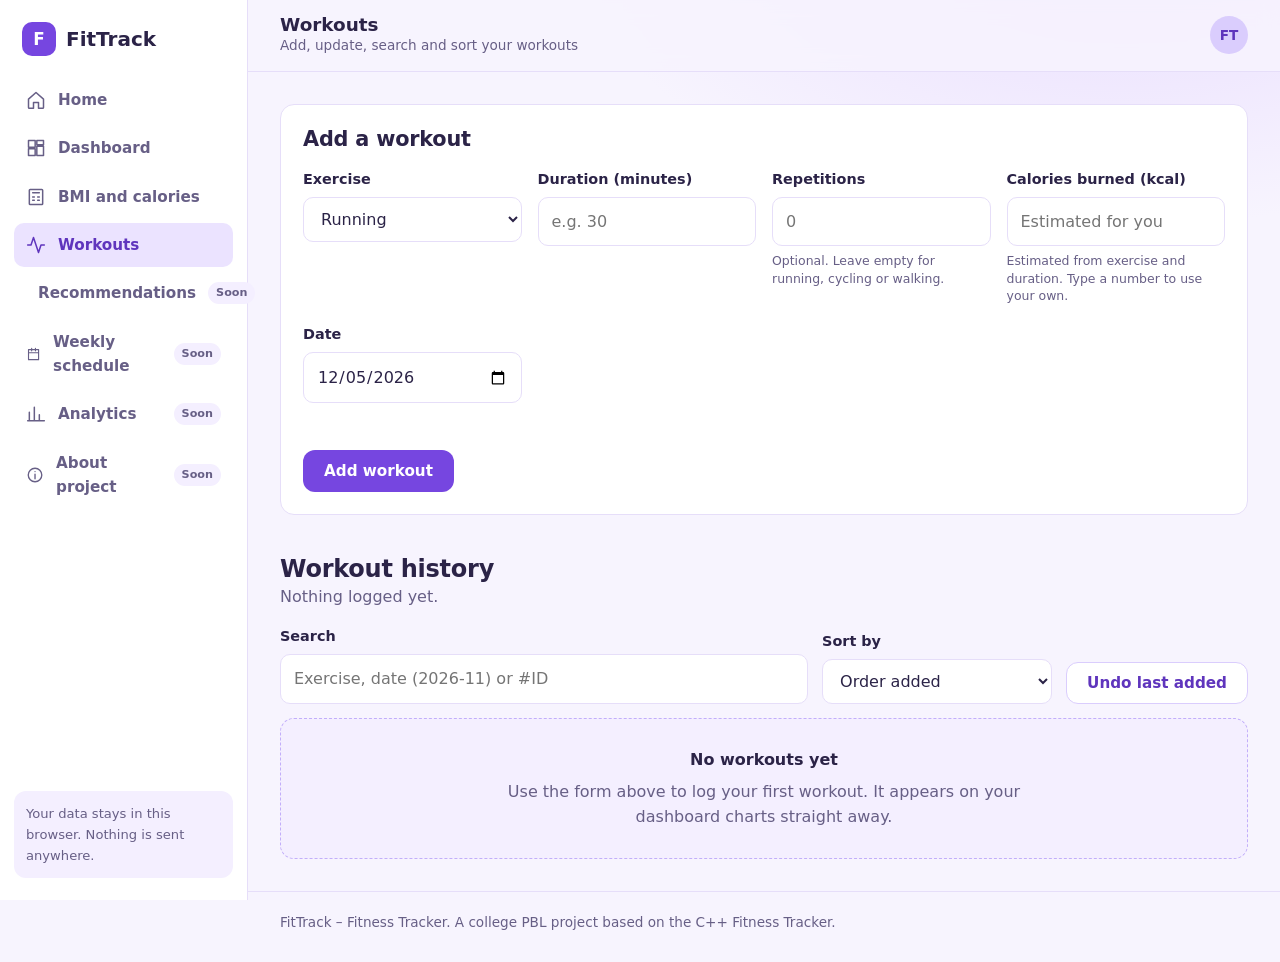
<file: website 2/workouts.html>
<!DOCTYPE html>
<html lang="en">
<head>
  <meta charset="UTF-8">
  <meta name="viewport" content="width=device-width, initial-scale=1">
  <title>Workouts – FitTrack</title>
  <link rel="stylesheet" href="css/style.css">
  <link rel="stylesheet" href="css/workouts.css">
</head>
<body data-page="workouts" data-title="Workouts" data-sub="Add, update, search and sort your workouts">
<main>

  <!-- 1. Add / update form (one form, two modes) -->
  <section class="card" id="formCard" aria-labelledby="formTitle">
    <div class="form-head">
      <h2 id="formTitle">Add a workout</h2>
      <span class="badge" id="editBadge" hidden>Editing</span>
    </div>
    <form id="workoutForm" novalidate>
      <div class="form-grid">
        <div class="field">
          <label for="exercise">Exercise</label>
          <select id="exercise"></select><!-- filled by js/workouts.js from core.js -->
        </div>
        <div class="field" id="customField" hidden>
          <label for="customName">Exercise name</label>
          <input id="customName" type="text" maxlength="40" placeholder="e.g. Yoga">
        </div>
        <div class="field">
          <label for="duration">Duration (minutes)</label>
          <input id="duration" type="number" min="1" max="600" step="1" inputmode="numeric" placeholder="e.g. 30" required>
        </div>
        <div class="field">
          <label for="reps">Repetitions</label>
          <input id="reps" type="number" min="0" max="10000" step="1" inputmode="numeric" placeholder="0">
          <small>Optional. Leave empty for running, cycling or walking.</small>
        </div>
        <div class="field">
          <label for="calories">Calories burned (kcal)</label>
          <input id="calories" type="number" min="0" max="10000" step="1" inputmode="numeric" placeholder="Estimated for you">
          <small id="calHint"></small>
        </div>
        <div class="field">
          <label for="date">Date</label>
          <input id="date" type="date" required>
        </div>
      </div>
      <p id="formError" class="form-error" role="alert"></p>
      <div class="actions">
        <button class="btn btn-primary" type="submit" id="submitBtn">Add workout</button>
        <button class="btn btn-ghost" type="button" id="cancelEditBtn" hidden>Cancel edit</button>
      </div>
    </form>
  </section>

  <!-- 2. History with search and sort -->
  <div class="section-head">
    <h2>Workout history</h2>
    <p id="summary" aria-live="polite">Loading your workouts…</p>
  </div>

  <div class="toolbar">
    <div class="field grow">
      <label for="search">Search</label>
      <input id="search" type="search" placeholder="Exercise, date (2026-11) or #ID" autocomplete="off">
    </div>
    <div class="field">
      <label for="sort">Sort by</label>
      <select id="sort">
        <option value="id-asc">Order added</option>
        <option value="duration-asc">Duration: shortest first</option>
        <option value="duration-desc">Duration: longest first</option>
        <option value="calories-asc">Calories: lowest first</option>
        <option value="calories-desc">Calories: highest first</option>
      </select>
    </div>
    <div class="field">
      <button class="btn btn-ghost" type="button" id="undoBtn" title="Removes the workout you added most recently (this visit only)">Undo last added</button>
    </div>
  </div>

  <div class="table-wrap" id="tableWrap" hidden>
    <table class="workout-table">
      <thead>
        <tr><th>ID</th><th>Date</th><th>Exercise</th><th>Duration</th><th>Reps</th><th>Calories</th><th><span class="sr-only">Actions</span></th></tr>
      </thead>
      <tbody id="workoutBody"></tbody>
    </table>
  </div>

  <div class="empty-box" id="emptyAll" hidden>
    <b>No workouts yet</b>
    <p>Use the form above to log your first workout. It appears on your dashboard charts straight away.</p>
  </div>
  <div class="empty-box" id="emptySearch" hidden>
    <b>No matching workouts</b>
    <p>Try a different exercise name, a date like 2026-11, or an ID like #3.</p>
    <button class="btn btn-ghost" type="button" id="clearSearch">Clear search</button>
  </div>

</main>
<footer>FitTrack – Fitness Tracker. A college PBL project based on the C++ Fitness Tracker.</footer>

<script src="js/layout.js"></script>
<script src="js/core.js"></script>
<script src="js/workouts.js"></script>
</body>
</html>
</file>
<file: website 2/css/style.css>
/* FitTrack shared design system. Every page uses this one file. */
:root{
  --bg:#f7f4fe;--surface:#fff;
  --l50:#f4efff;--l100:#ebe3ff;--l200:#dacdfd;--l300:#c2aefa;--l400:#a688f6;--l500:#8b63ee;--l600:#7646e0;--l700:#5f35bd;
  --ink:#2b2347;--muted:#675f86;--line:#e6def9;
  --ok:#14937a;--warn:#c98512;--bad:#d24962;
  --r:14px;--sw:248px;
  --display:ui-rounded,"SF Pro Rounded","Avenir Next",system-ui,sans-serif;
  --body:system-ui,-apple-system,"Segoe UI",Roboto,sans-serif;
}
*{box-sizing:border-box;margin:0;padding:0}
html{scroll-behavior:smooth}
body{font-family:var(--body);color:var(--ink);line-height:1.6;min-height:100vh;-webkit-font-smoothing:antialiased;
  background:radial-gradient(900px 480px at 88% -8%,#e8dcff 0,transparent 62%),var(--bg);background-attachment:fixed}
h1,h2,h3{font-family:var(--display);line-height:1.2;letter-spacing:-.01em}
a{color:var(--l600)}
:focus-visible{outline:3px solid var(--l400);outline-offset:2px;border-radius:6px}

/* Layout: sidebar + content */
.shell{display:flex;min-height:100vh}
.sidebar{position:fixed;inset:0 auto 0 0;width:var(--sw);background:var(--surface);border-right:1px solid var(--line);
  padding:22px 14px;display:flex;flex-direction:column;gap:22px;z-index:30;transition:transform .25s}
.brand{display:flex;align-items:center;gap:10px;padding:0 8px;font:700 1.25rem var(--display);color:var(--ink);text-decoration:none}
.logo{width:34px;height:34px;border-radius:10px;background:var(--l600);color:#fff;display:grid;place-items:center;font-size:1.05rem}
.nav{display:flex;flex-direction:column;gap:4px}
.nav-link{display:flex;align-items:center;gap:12px;padding:10px 12px;border-radius:10px;color:var(--muted);text-decoration:none;font-weight:600;font-size:.95rem}
.nav-link:hover{background:var(--l50);color:var(--l700)}
.nav-link.active{background:var(--l100);color:var(--l700)}
.soon{margin-left:auto;font-size:.7rem;font-weight:600;padding:2px 8px;border-radius:99px;background:var(--l50);color:var(--muted)}
.side-note{margin-top:auto;font-size:.82rem;color:var(--muted);padding:12px;border-radius:12px;background:var(--l50)}
.content{flex:1;margin-left:var(--sw);min-width:0;display:flex;flex-direction:column}
.topbar{position:sticky;top:0;z-index:20;display:flex;align-items:center;gap:14px;padding:14px 32px;
  background:rgba(247,244,254,.85);backdrop-filter:blur(10px);border-bottom:1px solid var(--line)}
.page-title{font:700 1.15rem var(--display)}
.page-sub{font-size:.85rem;color:var(--muted)}
.avatar{margin-left:auto;width:38px;height:38px;border-radius:50%;background:var(--l200);color:var(--l700);display:grid;place-items:center;font-weight:700;font-size:.85rem}
.menu-btn{display:none;background:#fff;border:1px solid var(--line);border-radius:10px;padding:8px;color:var(--ink);cursor:pointer}
.scrim{display:none}
main{padding:32px;width:100%;max-width:1180px;margin:0 auto;flex:1}
footer{padding:20px 32px 28px;color:var(--muted);font-size:.85rem;border-top:1px solid var(--line)}

/* Components */
.card{background:var(--surface);border:1px solid var(--line);border-radius:var(--r);padding:22px}
.grid{display:grid;gap:18px}
.g2{grid-template-columns:repeat(auto-fit,minmax(280px,1fr))}
.g3{grid-template-columns:repeat(auto-fit,minmax(250px,1fr))}
.g4{grid-template-columns:repeat(auto-fit,minmax(200px,1fr))}
.btn{display:inline-flex;align-items:center;gap:8px;padding:11px 20px;border-radius:12px;border:1px solid transparent;
  font:600 .95rem var(--body);cursor:pointer;text-decoration:none;transition:background .15s,transform .1s}
.btn:active{transform:translateY(1px)}
.btn-primary{background:var(--l600);color:#fff}.btn-primary:hover{background:var(--l700)}
.btn-ghost{background:#fff;color:var(--l700);border-color:var(--l200)}.btn-ghost:hover{background:var(--l50)}
.btn-danger{background:#fff;color:var(--bad);border-color:#f0c3cc}.btn-danger:hover{background:#fff3f5}
.badge{display:inline-block;padding:3px 10px;border-radius:99px;font-size:.78rem;font-weight:600;background:var(--l100);color:var(--l700)}
.field{display:flex;flex-direction:column;gap:6px;margin-bottom:14px}
label{font-weight:600;font-size:.9rem}
input,select,textarea{font:inherit;padding:11px 13px;border:1px solid var(--line);border-radius:10px;background:#fff;color:var(--ink);width:100%}
input:focus,select:focus,textarea:focus{outline:3px solid var(--l200);border-color:var(--l400)}
.table-wrap{overflow-x:auto;border:1px solid var(--line);border-radius:var(--r);background:#fff}
table{width:100%;border-collapse:collapse}
th,td{text-align:left;padding:12px 14px;border-bottom:1px solid var(--line);font-size:.92rem}
th{color:var(--muted);font-weight:600;background:var(--l50)}
tr:last-child td{border-bottom:0}
.stat b{font:700 1.9rem var(--display);display:block}
.muted{color:var(--muted)}
.section-head{margin:40px 0 16px}
.section-head h2{font-size:1.5rem}
.section-head p{color:var(--muted);max-width:60ch}
.toasts{position:fixed;right:20px;bottom:20px;display:flex;flex-direction:column;gap:10px;z-index:99}
.toast{background:var(--ink);color:#fff;padding:12px 16px;border-radius:12px;font-size:.92rem;box-shadow:0 10px 30px rgba(43,35,71,.3);animation:rise .25s}
.toast.ok{border-left:4px solid #5be0bd}.toast.err{border-left:4px solid #ff8da1}
@keyframes rise{from{opacity:0;transform:translateY(8px)}}

/* Home page */
.hero{display:grid;grid-template-columns:1.1fr .9fr;gap:32px;align-items:center;background:var(--surface);border:1px solid var(--line);border-radius:22px;padding:44px}
.hero h2{font-size:clamp(2rem,4vw,3rem);margin-bottom:14px}
.hero p{color:var(--muted);max-width:52ch;margin-bottom:24px}
.actions{display:flex;gap:12px;flex-wrap:wrap}
.week{background:var(--l50);border-radius:18px;padding:22px}
.week-bars{display:grid;grid-template-columns:repeat(7,1fr);gap:10px;align-items:end;height:200px}
.day{display:flex;flex-direction:column;align-items:center;justify-content:flex-end;gap:6px;font-size:.78rem;color:var(--muted)}
.bar{display:block;width:100%;border-radius:8px 8px 4px 4px;background:var(--l500);height:var(--h);transform-origin:bottom;animation:grow .9s cubic-bezier(.2,.8,.2,1) both}
.bar.rest{background:var(--l200)}
.week-cap{margin-top:14px;font-size:.82rem;color:var(--muted)}
@keyframes grow{from{transform:scaleY(0)}}
.feature{display:flex;flex-direction:column;gap:10px}
.ico{width:42px;height:42px;border-radius:12px;background:var(--l100);color:var(--l600);display:grid;place-items:center}
.feature h3{font-size:1.08rem}
.feature p{color:var(--muted);font-size:.93rem}
.origin{margin-top:auto;padding-left:10px;border-left:3px solid var(--l300);font-size:.82rem;color:var(--muted)}
.concept{padding:4px 0 4px 14px;border-left:3px solid var(--l400)}
.concept b{display:block;font-family:var(--display)}
.concept span{font-size:.9rem;color:var(--muted)}

@media (max-width:900px){
  .sidebar{transform:translateX(-100%)}
  .sidebar.open{transform:none;box-shadow:0 0 40px rgba(43,35,71,.25)}
  .content{margin-left:0}.menu-btn{display:block}
  .scrim.show{display:block;position:fixed;inset:0;background:rgba(43,35,71,.35);z-index:25}
  .topbar{padding:12px 16px}main{padding:18px 16px}footer{padding:18px 16px}
  .hero{grid-template-columns:1fr;padding:26px}
}
@media (prefers-reduced-motion:reduce){*{animation:none!important;transition:none!important;scroll-behavior:auto!important}}
</file>
<file: website 2/css/workouts.css>
/* FitTrack workout management styles. Uses the colour variables from style.css. */
[hidden]{display:none!important}
.sr-only{position:absolute;width:1px;height:1px;overflow:hidden;clip:rect(0 0 0 0);white-space:nowrap}
.btn-sm{padding:7px 14px;font-size:.85rem}

/* Form */
.form-head{display:flex;align-items:center;gap:12px;flex-wrap:wrap;margin-bottom:16px}
.form-head h2{font-size:1.3rem}
.form-grid{display:grid;grid-template-columns:repeat(auto-fit,minmax(210px,1fr));gap:4px 16px}
.field small{color:var(--muted);font-size:.78rem;line-height:1.4}
.form-error{color:var(--bad);min-height:1.4em;margin:2px 0 10px;font-size:.92rem}
#formCard.editing{border-color:var(--l400);background:var(--l50)}
.link-btn{background:none;border:0;padding:0;font:inherit;font-weight:600;color:var(--l600);cursor:pointer;text-decoration:underline}

/* Search and sort */
.toolbar{display:flex;gap:14px;flex-wrap:wrap;align-items:flex-end;margin-bottom:14px}
.toolbar .field{margin-bottom:0}
.toolbar .grow{flex:1 1 240px}
.toolbar select{min-width:210px}

/* Table. position:relative keeps the hidden .sr-only label inside the scrolling box. */
.table-wrap{position:relative}
.workout-table{min-width:640px}
.workout-table td:first-child{color:var(--muted);font-weight:600}
.workout-table .num{white-space:nowrap}
.workout-table tr.editing td{background:var(--l50)}
.row-actions{display:flex;gap:8px;justify-content:flex-end}
.empty-box{padding:28px;border:1px dashed var(--l300);border-radius:var(--r);background:var(--l50);text-align:center}
.empty-box p{color:var(--muted);margin:6px auto 16px;max-width:52ch}
.empty-box p:last-child{margin-bottom:0}

@media (max-width:600px){
  .toolbar select{min-width:0;width:100%}
  .toolbar .field{width:100%}
}
</file>
